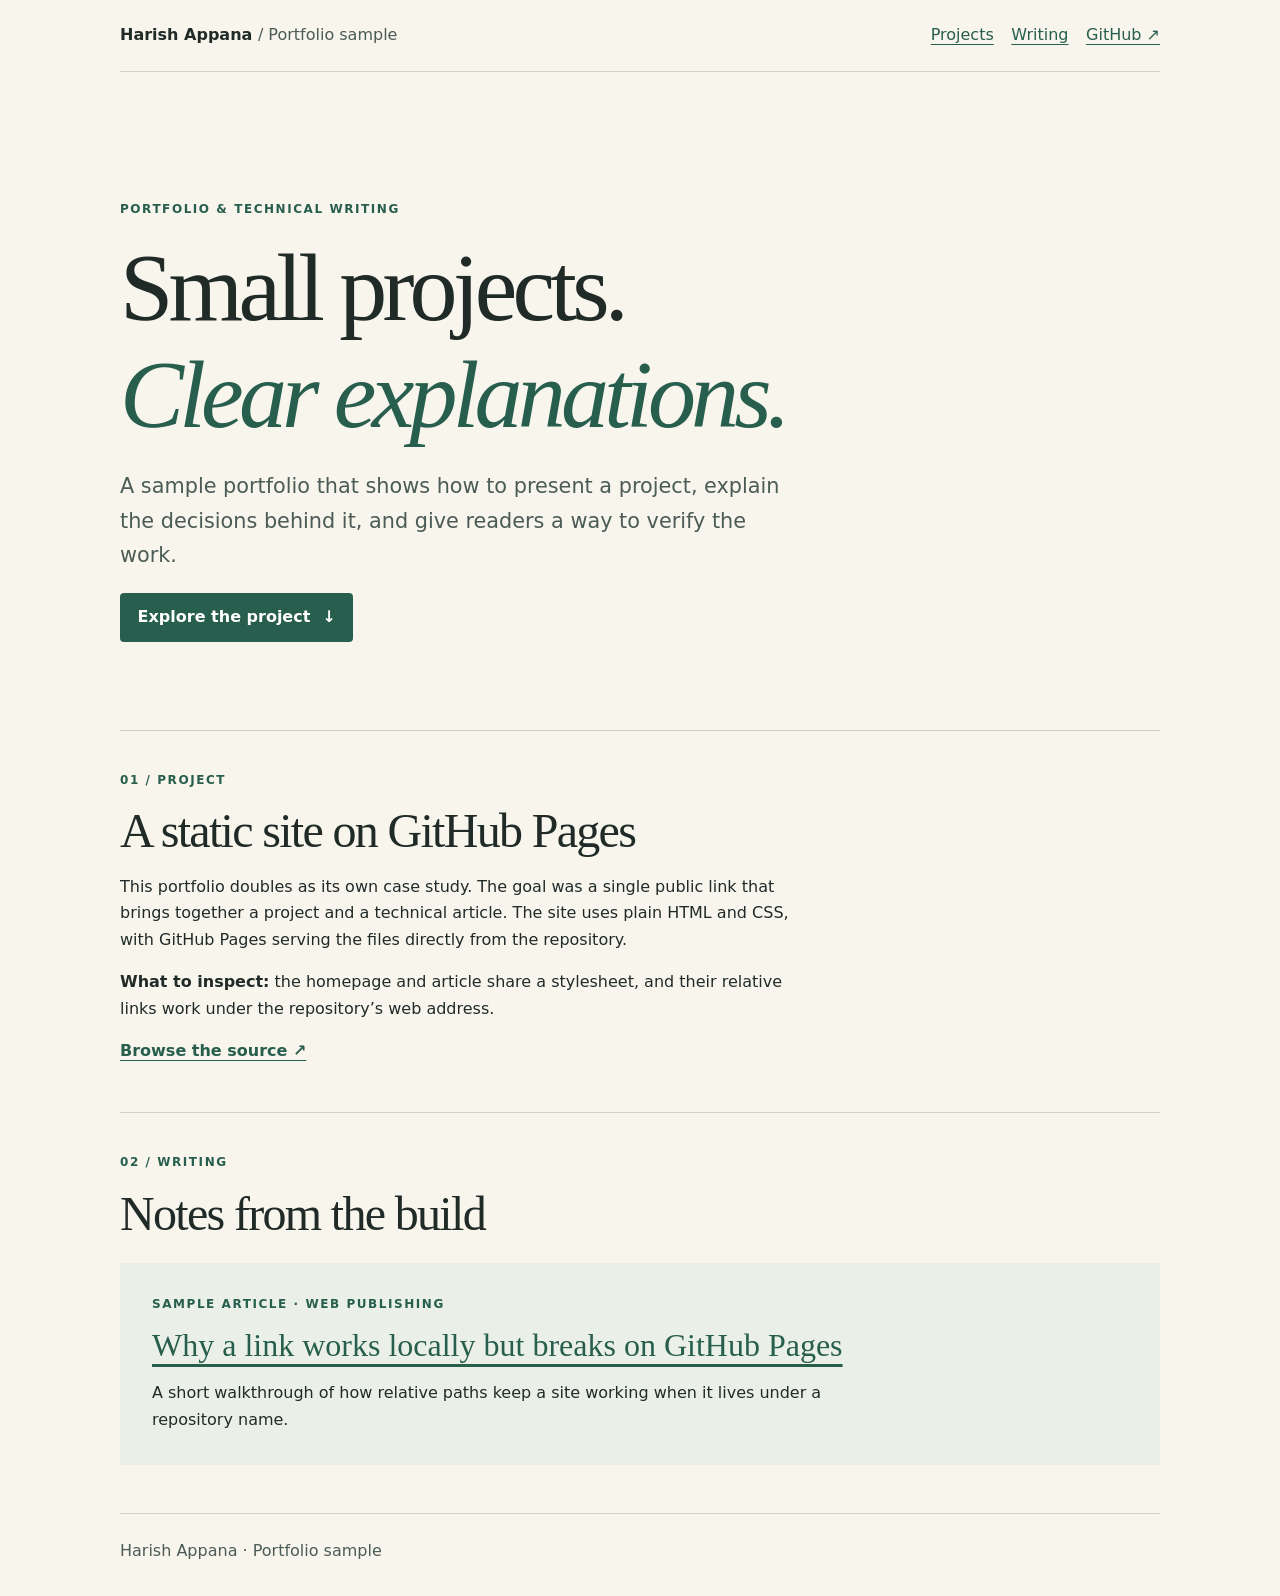
<file: index.html>
<!doctype html>
<html lang="en">
<head>
  <meta charset="utf-8">
  <meta name="viewport" content="width=device-width, initial-scale=1">
  <meta name="description" content="A sample job-search portfolio with a project case study and technical writing.">
  <title>Harish Appana | Portfolio Sample</title>
  <link rel="stylesheet" href="style.css">
</head>
<body>
  <header class="top wrap">
    <a class="brand" href="./">Harish Appana <span> / Portfolio sample</span></a>
    <nav aria-label="Main navigation"><a href="#work">Projects</a><a href="#writing">Writing</a><a href="https://github.com/harishappana-git">GitHub ↗</a></nav>
  </header>
  <main class="wrap">
    <section class="hero">
      <p class="eyebrow">Portfolio &amp; technical writing</p>
      <h1>Small projects.<br><em>Clear explanations.</em></h1>
      <p class="intro">A sample portfolio that shows how to present a project, explain the decisions behind it, and give readers a way to verify the work.</p>
      <a class="button" href="#work">Explore the project <span aria-hidden="true">↓</span></a>
    </section>
    <section class="section" id="work" aria-labelledby="work-title">
      <p class="eyebrow">01 / Project</p>
      <h2 id="work-title">A static site on GitHub Pages</h2>
      <p>This portfolio doubles as its own case study. The goal was a single public link that brings together a project and a technical article. The site uses plain HTML and CSS, with GitHub Pages serving the files directly from the repository.</p>
      <p><strong>What to inspect:</strong> the homepage and article share a stylesheet, and their relative links work under the repository’s web address.</p>
      <a class="text-link" href="https://github.com/harishappana-git/portfolio-sample">Browse the source ↗</a>
    </section>
    <section class="section" id="writing" aria-labelledby="writing-title">
      <p class="eyebrow">02 / Writing</p>
      <h2 id="writing-title">Notes from the build</h2>
      <article class="post">
        <p class="eyebrow">Sample article · Web publishing</p>
        <h3><a href="writing/checking-github-pages-links.html">Why a link works locally but breaks on GitHub Pages</a></h3>
        <p>A short walkthrough of how relative paths keep a site working when it lives under a repository name.</p>
      </article>
    </section>
  </main>
  <footer class="wrap footer">Harish Appana · Portfolio sample</footer>
</body>
</html>
</file>
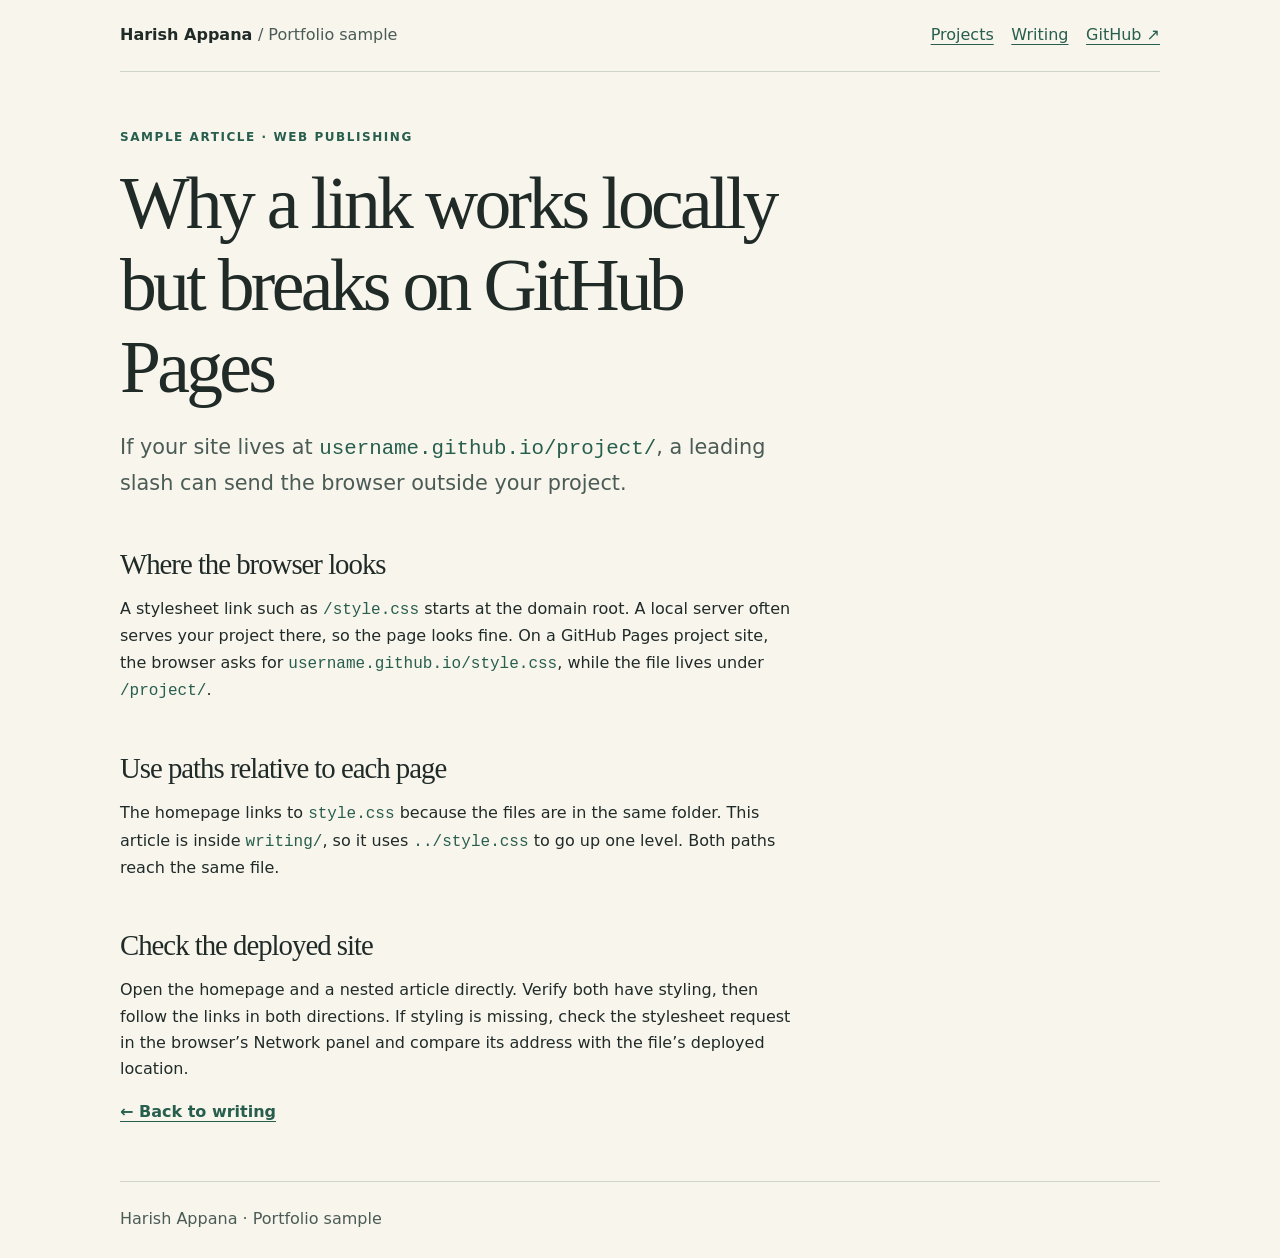
<file: writing/checking-github-pages-links.html>
<!doctype html>
<html lang="en">
<head>
  <meta charset="utf-8">
  <meta name="viewport" content="width=device-width, initial-scale=1">
  <meta name="description" content="How to use and check relative links on a GitHub Pages project site.">
  <title>Why a link works locally but breaks on GitHub Pages | Portfolio Sample</title>
  <link rel="stylesheet" href="../style.css">
</head>
<body>
  <header class="top wrap">
    <a class="brand" href="../">Harish Appana <span> / Portfolio sample</span></a>
    <nav aria-label="Main navigation"><a href="../#work">Projects</a><a href="../#writing">Writing</a><a href="https://github.com/harishappana-git">GitHub ↗</a></nav>
  </header>
  <main class="wrap">
    <article class="article">
      <p class="eyebrow">Sample article · Web publishing</p>
      <h1>Why a link works locally but breaks on GitHub Pages</h1>
      <p class="intro">If your site lives at <code>username.github.io/project/</code>, a leading slash can send the browser outside your project.</p>
      <h2>Where the browser looks</h2>
      <p>A stylesheet link such as <code>/style.css</code> starts at the domain root. A local server often serves your project there, so the page looks fine. On a GitHub Pages project site, the browser asks for <code>username.github.io/style.css</code>, while the file lives under <code>/project/</code>.</p>
      <h2>Use paths relative to each page</h2>
      <p>The homepage links to <code>style.css</code> because the files are in the same folder. This article is inside <code>writing/</code>, so it uses <code>../style.css</code> to go up one level. Both paths reach the same file.</p>
      <h2>Check the deployed site</h2>
      <p>Open the homepage and a nested article directly. Verify both have styling, then follow the links in both directions. If styling is missing, check the stylesheet request in the browser’s Network panel and compare its address with the file’s deployed location.</p>
      <a class="text-link" href="../#writing">← Back to writing</a>
    </article>
  </main>
  <footer class="wrap footer">Harish Appana · Portfolio sample</footer>
</body>
</html>
</file>
<file: style.css>
:root {
  color-scheme: light;
  --paper: #f8f5ed;
  --ink: #202b28;
  --muted: #4b5b55;
  --accent: #275e4d;
  --line: #cdd5ca;
  --display: Georgia, "Times New Roman", serif;
}
* { box-sizing: border-box; }
body {
  margin: 0;
  background: var(--paper);
  color: var(--ink);
  font: 1rem/1.65 system-ui, sans-serif;
}
.wrap { width: min(65rem, calc(100% - 3rem)); margin-inline: auto; }
.top {
  display: flex;
  justify-content: space-between;
  align-items: center;
  flex-wrap: wrap;
  gap: 0.75rem 2rem;
  padding-block: 1.4rem;
  border-bottom: 1px solid var(--line);
}
nav { display: flex; flex-wrap: wrap; gap: 1.1rem; }
a { color: var(--accent); text-underline-offset: 0.25em; }
a:hover { text-decoration-thickness: 0.16em; }
a:focus-visible { outline: 2px solid var(--accent); outline-offset: 4px; }
.brand { color: var(--ink); font-weight: 700; text-decoration: none; }
.brand span { color: var(--muted); font-weight: 400; }
.hero { padding-block: clamp(3.5rem, 10vw, 8rem) clamp(3rem, 7vw, 5.5rem); }
.eyebrow {
  margin: 0 0 0.85rem;
  color: var(--accent);
  font-size: 0.75rem;
  font-weight: 750;
  letter-spacing: 0.13em;
  text-transform: uppercase;
}
h1, h2, h3 { margin: 0; font-family: var(--display); line-height: 1.12; font-weight: 400; }
h1 { font-size: clamp(2.5rem, 7.5vw, 6.5rem); letter-spacing: -0.05em; }
h1 em { color: var(--accent); }
h2 { font-size: clamp(1.85rem, 4vw, 3rem); letter-spacing: -0.035em; }
h3 { font-size: clamp(1.35rem, 3vw, 2rem); }
p { max-width: 66ch; }
.intro { color: var(--muted); font-size: clamp(1.05rem, 2vw, 1.3rem); max-width: 51ch; }
.button {
  display: inline-flex;
  align-items: center;
  gap: 0.75rem;
  background: var(--accent);
  color: white;
  padding: 0.7rem 1.1rem;
  border-radius: 0.25rem;
  font-weight: 650;
  text-decoration: none;
}
.button:hover { background: #1c4c3c; }
.section { padding-block: 2.5rem 3rem; border-top: 1px solid var(--line); }
.post { margin-top: 1.4rem; background: #eaf0e7; padding: clamp(1rem, 4vw, 2rem); }
.post p:last-child { margin-bottom: 0; }
.text-link { font-weight: 650; }
.article { padding-block: 3.5rem; max-width: 45rem; }
.article h1 { font-size: clamp(2.35rem, 6vw, 4.6rem); }
.article h2 { margin-top: 1.65em; font-size: 1.8rem; }
code { color: var(--accent); overflow-wrap: anywhere; }
.footer { border-top: 1px solid var(--line); padding-block: 1.5rem 2rem; color: var(--muted); }
</file>
